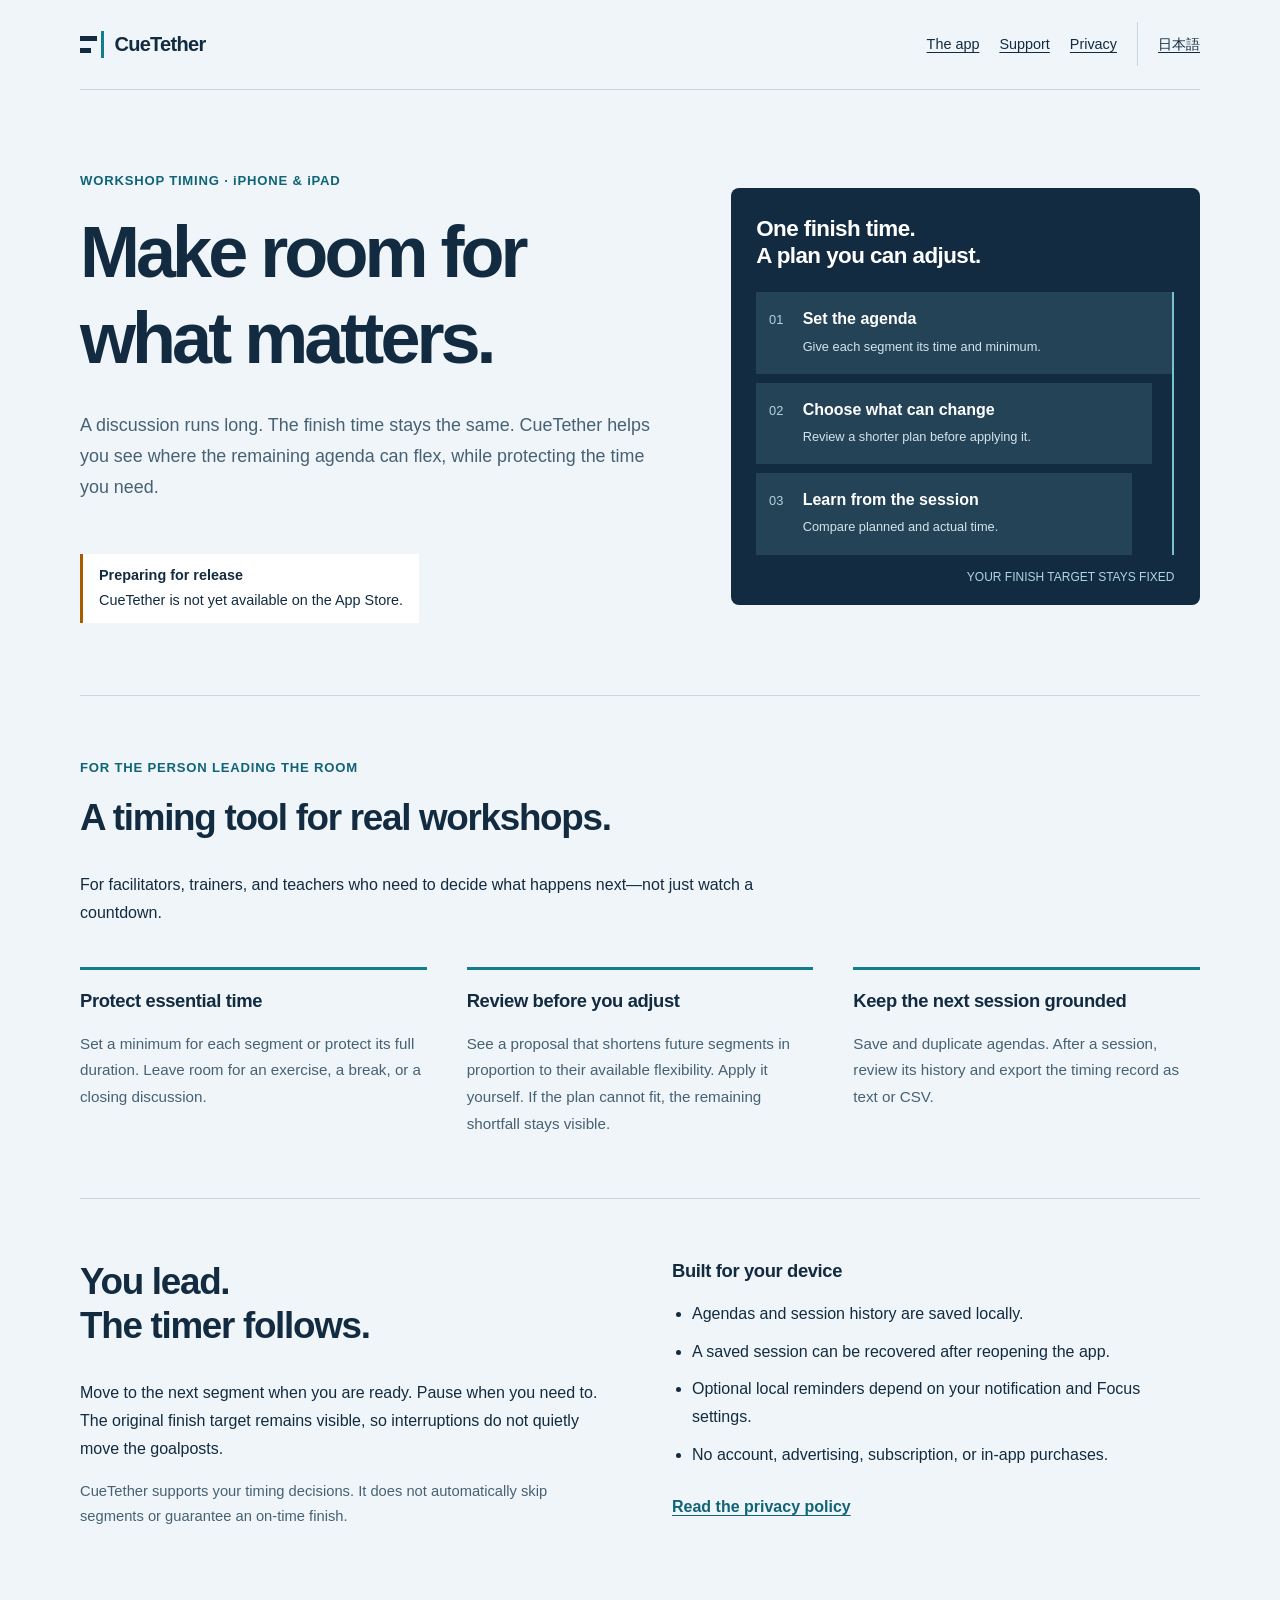
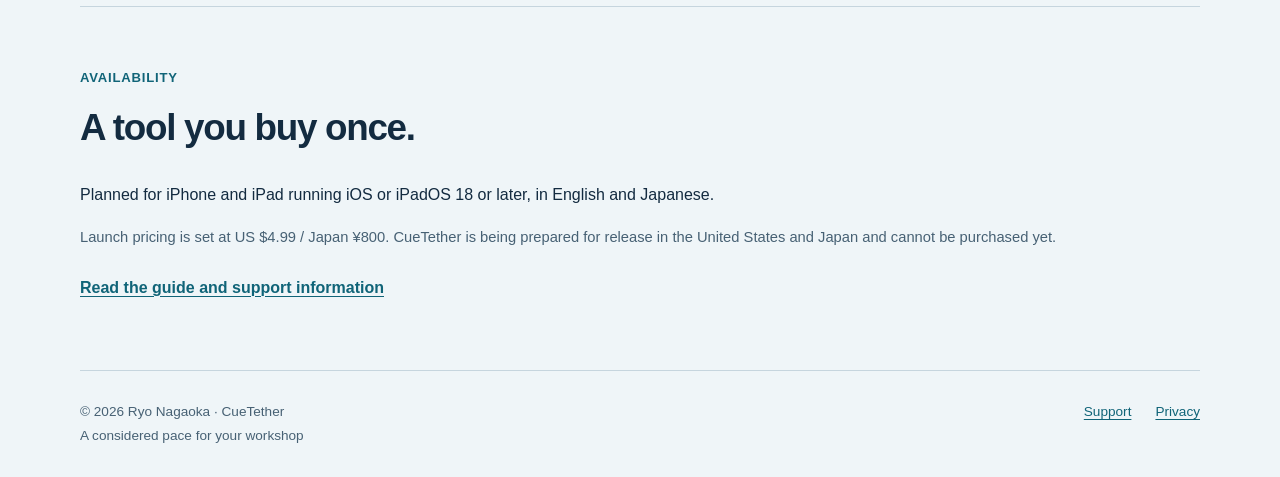
<file: index.html>
<!doctype html>
<html lang="en">
<head>
  <meta charset="utf-8">
  <meta name="viewport" content="width=device-width, initial-scale=1">
  <meta name="description" content="A workshop agenda timer for iPhone and iPad. Protect essential time, see what can fit, and adjust the remaining agenda yourself.">
  <meta name="referrer" content="no-referrer">
  <meta http-equiv="Content-Security-Policy" content="default-src 'none'; style-src 'self'; img-src 'self'; base-uri 'none'; form-action 'none'">
  <link rel="canonical" href="https://lixia-jp.github.io/cuetether-support/">
  <title>CueTether — Workshop timing, with room to adapt</title>
  <link rel="icon" href="favicon.svg" type="image/svg+xml">
  <link rel="stylesheet" href="styles.css">
  <link rel="alternate" hreflang="en" href="https://lixia-jp.github.io/cuetether-support/index.html">
  <link rel="alternate" hreflang="ja" href="https://lixia-jp.github.io/cuetether-support/ja/index.html">
</head>
<body>
<a class="skip-link" href="#main">Skip to content</a>
<header class="wrap site-header">
  <a class="brand" href="index.html"><span class="brand-mark" aria-hidden="true"></span>CueTether</a>
  <nav class="site-nav" aria-label="Main navigation">
    <a href="index.html" aria-current="page">The app</a>
    <a href="support.html">Support</a>
    <a href="privacy.html">Privacy</a>
    <a class="language" href="ja/index.html" lang="ja" hreflang="ja" aria-label="日本語で読む">日本語</a>
  </nav>
</header>
<main class="wrap" id="main">

<section class="hero">
  <div>
    <p class="eyebrow">WORKSHOP TIMING · iPHONE &amp; iPAD</p>
    <h1>Make room for<br>what matters.</h1>
    <p class="lead">A discussion runs long. The finish time stays the same. CueTether helps you see where the remaining agenda can flex, while protecting the time you need.</p>
    <p class="release-note"><strong>Preparing for release</strong>CueTether is not yet available on the App Store.</p>
  </div>
  <aside class="agenda-map" aria-labelledby="map-title">
    <h2 id="map-title">One finish time.<br>A plan you can adjust.</h2>
    <ol>
      <li><strong>Set the agenda</strong><span>Give each segment its time and minimum.</span></li>
      <li><strong>Choose what can change</strong><span>Review a shorter plan before applying it.</span></li>
      <li><strong>Learn from the session</strong><span>Compare planned and actual time.</span></li>
    </ol>
    <p class="finish-line">YOUR FINISH TARGET STAYS FIXED</p>
  </aside>
</section>
<section class="section" aria-labelledby="workshop-title">
  <div class="section-intro"><p class="eyebrow">FOR THE PERSON LEADING THE ROOM</p><h2 id="workshop-title">A timing tool for real workshops.</h2><p>For facilitators, trainers, and teachers who need to decide what happens next—not just watch a countdown.</p></div>
  <div class="feature-grid">
    <article><h3>Protect essential time</h3><p>Set a minimum for each segment or protect its full duration. Leave room for an exercise, a break, or a closing discussion.</p></article>
    <article><h3>Review before you adjust</h3><p>See a proposal that shortens future segments in proportion to their available flexibility. Apply it yourself. If the plan cannot fit, the remaining shortfall stays visible.</p></article>
    <article><h3>Keep the next session grounded</h3><p>Save and duplicate agendas. After a session, review its history and export the timing record as text or CSV.</p></article>
  </div>
</section>
<section class="section detail-row" aria-labelledby="control-title">
  <div><h2 id="control-title">You lead.<br>The timer follows.</h2><p>Move to the next segment when you are ready. Pause when you need to. The original finish target remains visible, so interruptions do not quietly move the goalposts.</p><p class="quiet">CueTether supports your timing decisions. It does not automatically skip segments or guarantee an on-time finish.</p></div>
  <div><h3>Built for your device</h3><ul class="plain-list"><li>Agendas and session history are saved locally.</li><li>A saved session can be recovered after reopening the app.</li><li>Optional local reminders depend on your notification and Focus settings.</li><li>No account, advertising, subscription, or in-app purchases.</li></ul><a class="text-link" href="privacy.html">Read the privacy policy</a></div>
</section>
<section class="section" aria-labelledby="availability-title"><p class="eyebrow">AVAILABILITY</p><h2 id="availability-title">A tool you buy once.</h2><p>Planned for iPhone and iPad running iOS or iPadOS 18 or later, in English and Japanese.</p><p class="quiet">Launch pricing is set at US $4.99 / Japan ¥800. CueTether is being prepared for release in the United States and Japan and cannot be purchased yet.</p><a class="text-link" href="support.html">Read the guide and support information</a></section>
</main>
<footer class="wrap site-footer"><p>© 2026 Ryo Nagaoka · CueTether<br>A considered pace for your workshop</p><nav aria-label="Footer navigation"><a href="support.html">Support</a><a href="privacy.html">Privacy</a></nav></footer>
</body>
</html>
</file>
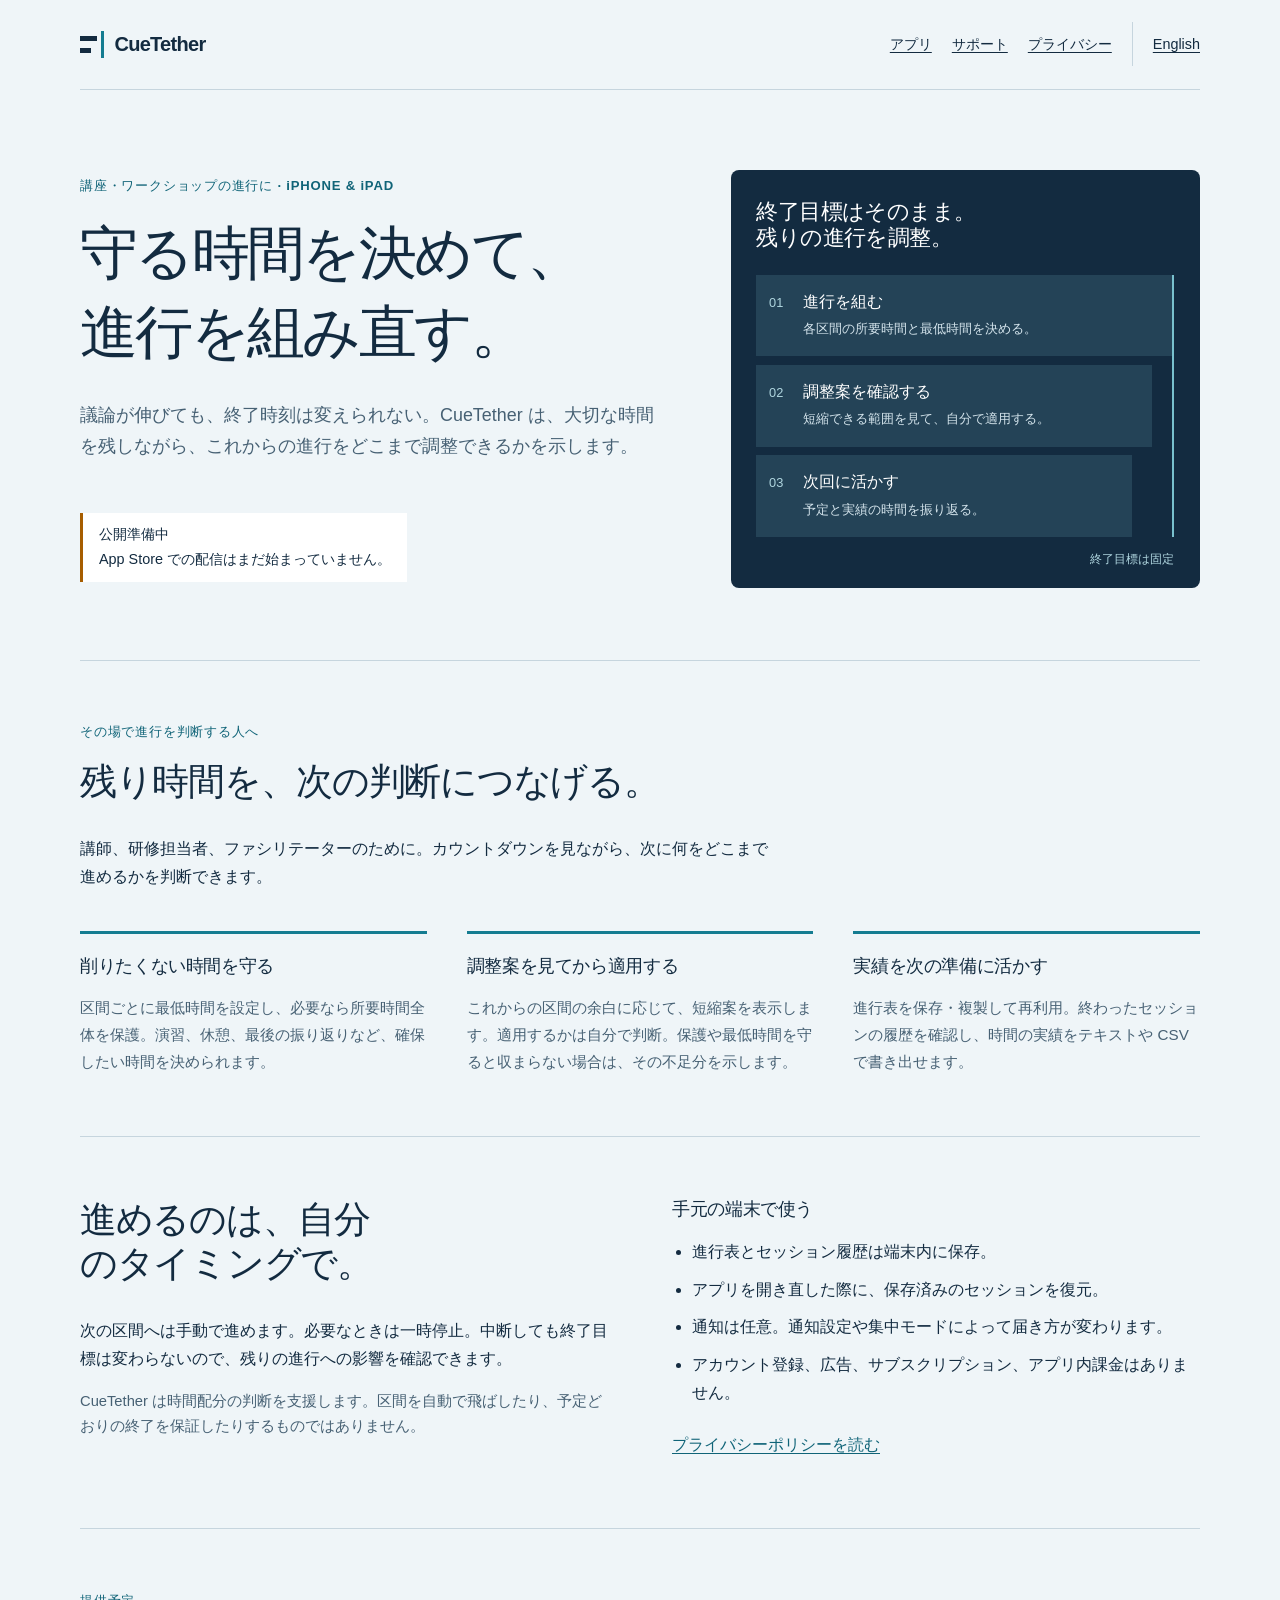
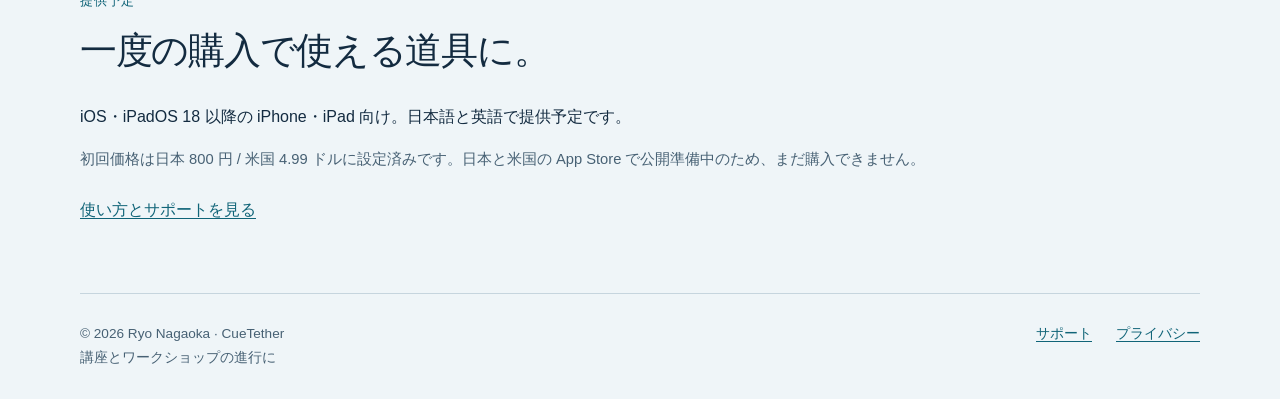
<file: ja/index.html>
<!doctype html>
<html lang="ja">
<head>
  <meta charset="utf-8">
  <meta name="viewport" content="width=device-width, initial-scale=1">
  <meta name="description" content="守る時間を決め、残りの進行を組み直す。iPhone・iPad向けの講座とワークショップのアジェンダタイマー。">
  <meta name="referrer" content="no-referrer">
  <meta http-equiv="Content-Security-Policy" content="default-src 'none'; style-src 'self'; img-src 'self'; base-uri 'none'; form-action 'none'">
  <link rel="canonical" href="https://lixia-jp.github.io/cuetether-support/ja/">
  <title>CueTether — 講座とワークショップの進行タイマー</title>
  <link rel="icon" href="../favicon.svg" type="image/svg+xml">
  <link rel="stylesheet" href="../styles.css">
  <link rel="alternate" hreflang="en" href="https://lixia-jp.github.io/cuetether-support/index.html">
  <link rel="alternate" hreflang="ja" href="https://lixia-jp.github.io/cuetether-support/ja/index.html">
</head>
<body>
<a class="skip-link" href="#main">本文へ移動</a>
<header class="wrap site-header">
  <a class="brand" href="index.html"><span class="brand-mark" aria-hidden="true"></span>CueTether</a>
  <nav class="site-nav" aria-label="メインナビゲーション">
    <a href="index.html" aria-current="page">アプリ</a>
    <a href="support.html">サポート</a>
    <a href="privacy.html">プライバシー</a>
    <a class="language" href="../index.html" lang="en" hreflang="en" aria-label="English">English</a>
  </nav>
</header>
<main class="wrap" id="main">

<section class="hero">
  <div>
    <p class="eyebrow">講座・ワークショップの進行に · iPHONE &amp; iPAD</p>
    <h1>守る時間を決めて、<br>進行を組み直す。</h1>
    <p class="lead">議論が伸びても、終了時刻は変えられない。CueTether は、大切な時間を残しながら、これからの進行をどこまで調整できるかを示します。</p>
    <p class="release-note"><strong>公開準備中</strong>App Store での配信はまだ始まっていません。</p>
  </div>
  <aside class="agenda-map" aria-labelledby="map-title">
    <h2 id="map-title">終了目標はそのまま。<br>残りの進行を調整。</h2>
    <ol>
      <li><strong>進行を組む</strong><span>各区間の所要時間と最低時間を決める。</span></li>
      <li><strong>調整案を確認する</strong><span>短縮できる範囲を見て、自分で適用する。</span></li>
      <li><strong>次回に活かす</strong><span>予定と実績の時間を振り返る。</span></li>
    </ol>
    <p class="finish-line">終了目標は固定</p>
  </aside>
</section>
<section class="section" aria-labelledby="workshop-title">
  <div class="section-intro"><p class="eyebrow">その場で進行を判断する人へ</p><h2 id="workshop-title">残り時間を、次の判断につなげる。</h2><p>講師、研修担当者、ファシリテーターのために。カウントダウンを見ながら、次に何をどこまで進めるかを判断できます。</p></div>
  <div class="feature-grid">
    <article><h3>削りたくない時間を守る</h3><p>区間ごとに最低時間を設定し、必要なら所要時間全体を保護。演習、休憩、最後の振り返りなど、確保したい時間を決められます。</p></article>
    <article><h3>調整案を見てから適用する</h3><p>これからの区間の余白に応じて、短縮案を表示します。適用するかは自分で判断。保護や最低時間を守ると収まらない場合は、その不足分を示します。</p></article>
    <article><h3>実績を次の準備に活かす</h3><p>進行表を保存・複製して再利用。終わったセッションの履歴を確認し、時間の実績をテキストや CSV で書き出せます。</p></article>
  </div>
</section>
<section class="section detail-row" aria-labelledby="control-title">
  <div><h2 id="control-title">進めるのは、自分のタイミングで。</h2><p>次の区間へは手動で進めます。必要なときは一時停止。中断しても終了目標は変わらないので、残りの進行への影響を確認できます。</p><p class="quiet">CueTether は時間配分の判断を支援します。区間を自動で飛ばしたり、予定どおりの終了を保証したりするものではありません。</p></div>
  <div><h3>手元の端末で使う</h3><ul class="plain-list"><li>進行表とセッション履歴は端末内に保存。</li><li>アプリを開き直した際に、保存済みのセッションを復元。</li><li>通知は任意。通知設定や集中モードによって届き方が変わります。</li><li>アカウント登録、広告、サブスクリプション、アプリ内課金はありません。</li></ul><a class="text-link" href="privacy.html">プライバシーポリシーを読む</a></div>
</section>
<section class="section" aria-labelledby="availability-title"><p class="eyebrow">提供予定</p><h2 id="availability-title">一度の購入で使える道具に。</h2><p>iOS・iPadOS 18 以降の iPhone・iPad 向け。日本語と英語で提供予定です。</p><p class="quiet">初回価格は日本 800 円 / 米国 4.99 ドルに設定済みです。日本と米国の App Store で公開準備中のため、まだ購入できません。</p><a class="text-link" href="support.html">使い方とサポートを見る</a></section>
</main>
<footer class="wrap site-footer"><p>© 2026 Ryo Nagaoka · CueTether<br>講座とワークショップの進行に</p><nav aria-label="フッターナビゲーション"><a href="support.html">サポート</a><a href="privacy.html">プライバシー</a></nav></footer>
</body>
</html>
</file>
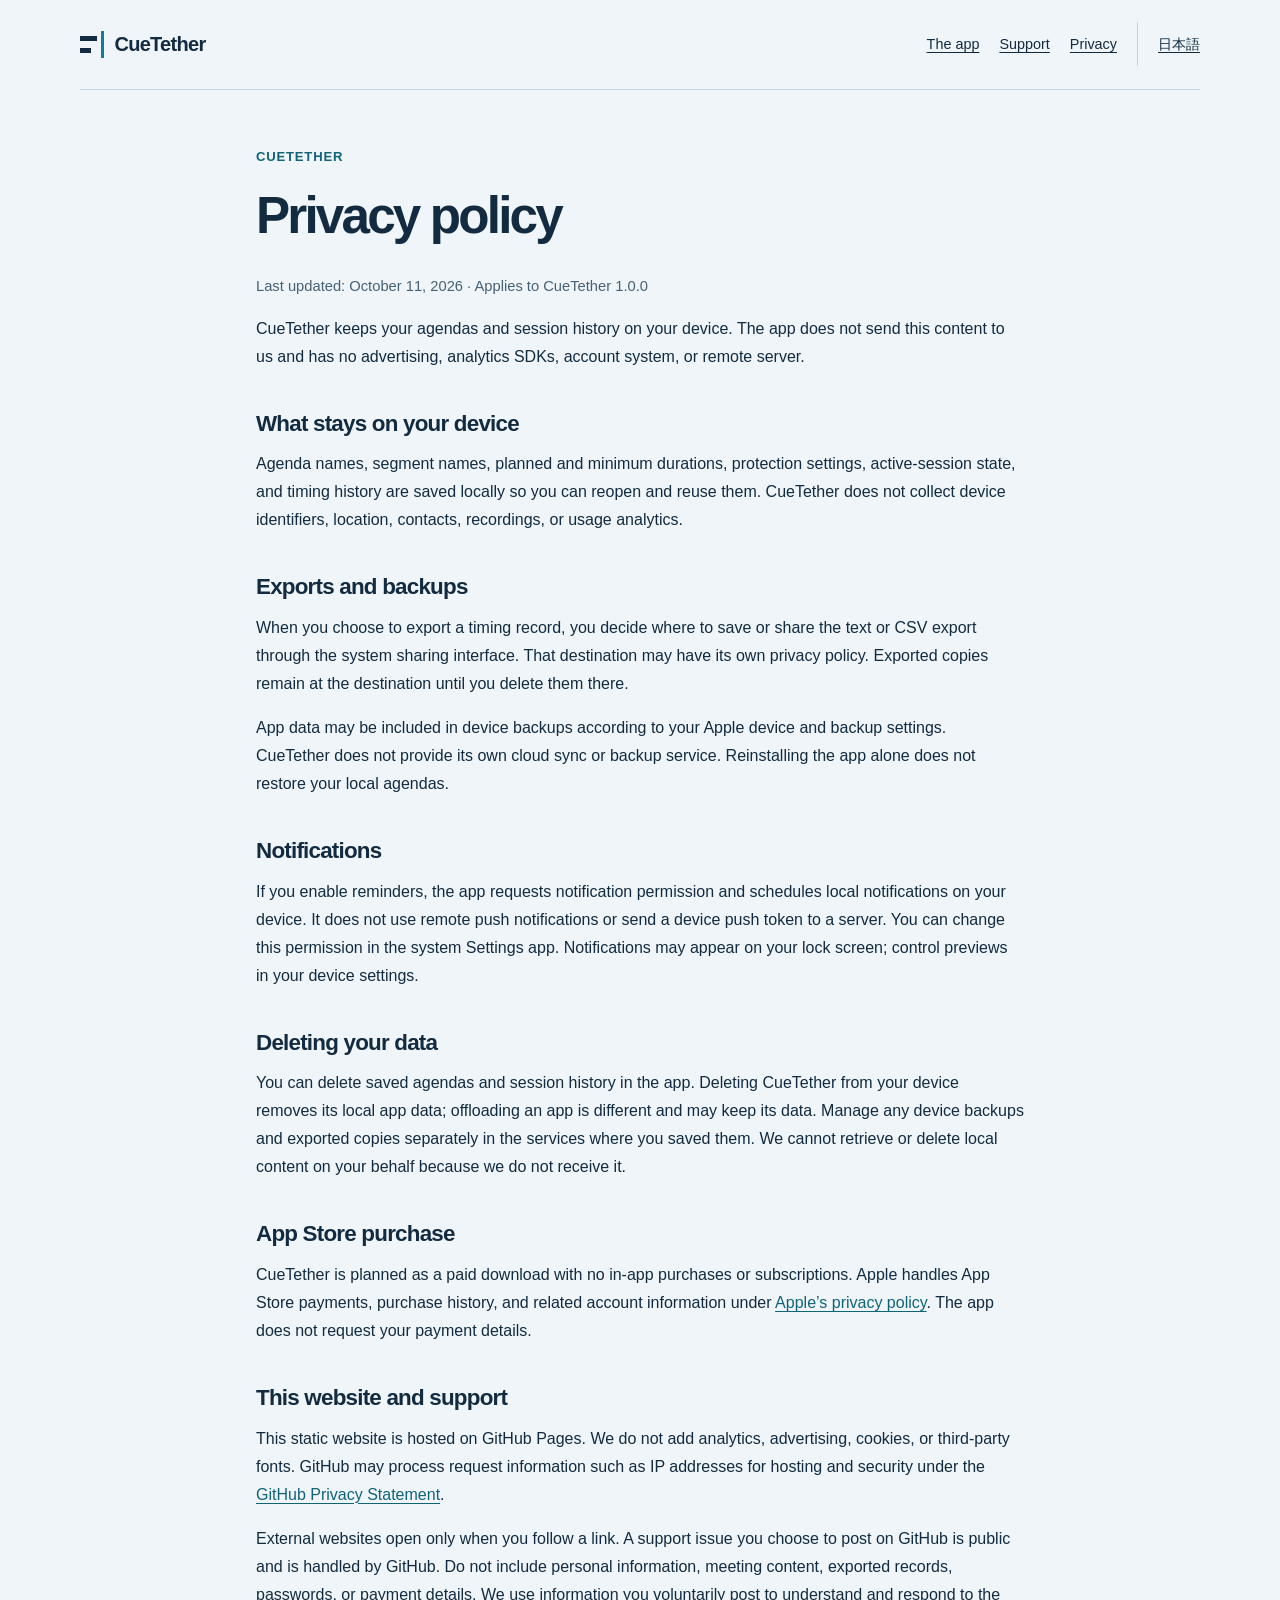
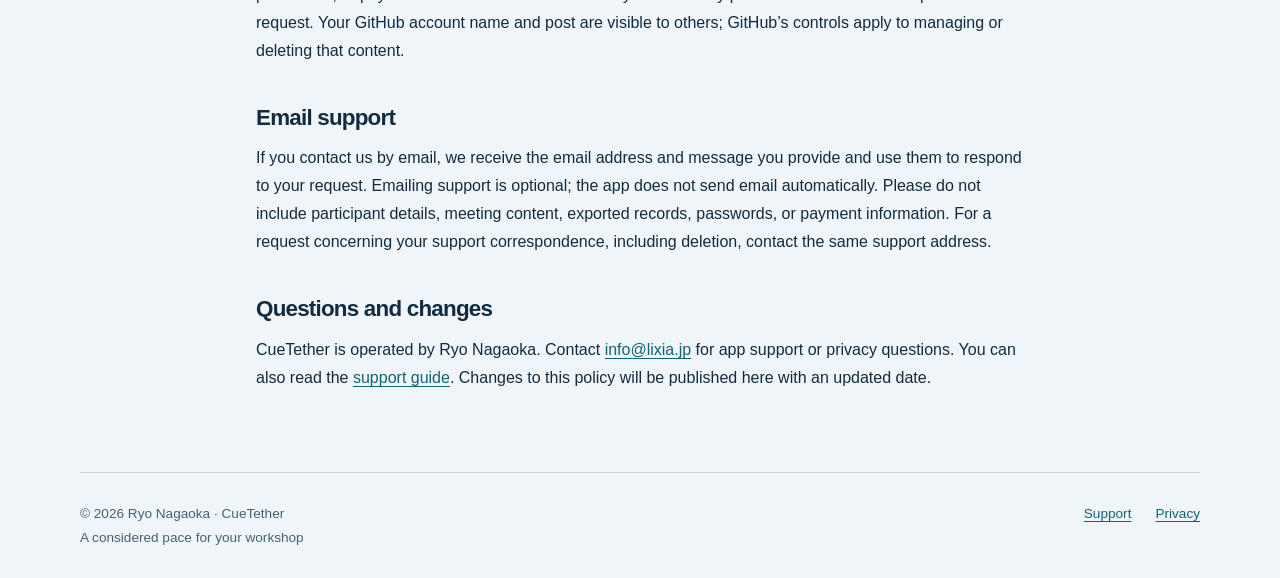
<file: privacy.html>
<!doctype html>
<html lang="en">
<head>
  <meta charset="utf-8">
  <meta name="viewport" content="width=device-width, initial-scale=1">
  <meta name="description" content="How CueTether handles local agendas, session history, exports, notifications, purchases, and support.">
  <meta name="referrer" content="no-referrer">
  <meta http-equiv="Content-Security-Policy" content="default-src 'none'; style-src 'self'; img-src 'self'; base-uri 'none'; form-action 'none'">
  <link rel="canonical" href="https://lixia-jp.github.io/cuetether-support/privacy.html">
  <title>Privacy — CueTether</title>
  <link rel="icon" href="favicon.svg" type="image/svg+xml">
  <link rel="stylesheet" href="styles.css">
  <link rel="alternate" hreflang="en" href="https://lixia-jp.github.io/cuetether-support/privacy.html">
  <link rel="alternate" hreflang="ja" href="https://lixia-jp.github.io/cuetether-support/ja/privacy.html">
</head>
<body>
<a class="skip-link" href="#main">Skip to content</a>
<header class="wrap site-header">
  <a class="brand" href="index.html"><span class="brand-mark" aria-hidden="true"></span>CueTether</a>
  <nav class="site-nav" aria-label="Main navigation">
    <a href="index.html">The app</a>
    <a href="support.html">Support</a>
    <a href="privacy.html" aria-current="page">Privacy</a>
    <a class="language" href="ja/privacy.html" lang="ja" hreflang="ja" aria-label="日本語で読む">日本語</a>
  </nav>
</header>
<main class="wrap document" id="main">

<p class="eyebrow">CUETETHER</p><h1>Privacy policy</h1><p class="quiet">Last updated: October 11, 2026 · Applies to CueTether 1.0.0</p>
<p>CueTether keeps your agendas and session history on your device. The app does not send this content to us and has no advertising, analytics SDKs, account system, or remote server.</p>
<h2>What stays on your device</h2><p>Agenda names, segment names, planned and minimum durations, protection settings, active-session state, and timing history are saved locally so you can reopen and reuse them. CueTether does not collect device identifiers, location, contacts, recordings, or usage analytics.</p>
<h2>Exports and backups</h2><p>When you choose to export a timing record, you decide where to save or share the text or CSV export through the system sharing interface. That destination may have its own privacy policy. Exported copies remain at the destination until you delete them there.</p><p>App data may be included in device backups according to your Apple device and backup settings. CueTether does not provide its own cloud sync or backup service. Reinstalling the app alone does not restore your local agendas.</p>
<h2>Notifications</h2><p>If you enable reminders, the app requests notification permission and schedules local notifications on your device. It does not use remote push notifications or send a device push token to a server. You can change this permission in the system Settings app. Notifications may appear on your lock screen; control previews in your device settings.</p>
<h2>Deleting your data</h2><p>You can delete saved agendas and session history in the app. Deleting CueTether from your device removes its local app data; offloading an app is different and may keep its data. Manage any device backups and exported copies separately in the services where you saved them. We cannot retrieve or delete local content on your behalf because we do not receive it.</p>
<h2>App Store purchase</h2><p>CueTether is planned as a paid download with no in-app purchases or subscriptions. Apple handles App Store payments, purchase history, and related account information under <a href="https://www.apple.com/legal/privacy/" rel="noopener noreferrer">Apple’s privacy policy</a>. The app does not request your payment details.</p>
<h2>This website and support</h2><p>This static website is hosted on GitHub Pages. We do not add analytics, advertising, cookies, or third-party fonts. GitHub may process request information such as IP addresses for hosting and security under the <a href="https://docs.github.com/en/site-policy/privacy-policies/github-general-privacy-statement" rel="noopener noreferrer">GitHub Privacy Statement</a>.</p><p>External websites open only when you follow a link. A support issue you choose to post on GitHub is public and is handled by GitHub. Do not include personal information, meeting content, exported records, passwords, or payment details. We use information you voluntarily post to understand and respond to the request. Your GitHub account name and post are visible to others; GitHub’s controls apply to managing or deleting that content.</p>
<h2>Email support</h2><p>If you contact us by email, we receive the email address and message you provide and use them to respond to your request. Emailing support is optional; the app does not send email automatically. Please do not include participant details, meeting content, exported records, passwords, or payment information. For a request concerning your support correspondence, including deletion, contact the same support address.</p><h2>Questions and changes</h2><p>CueTether is operated by Ryo Nagaoka. Contact <a href="mailto:info@lixia.jp">info@lixia.jp</a> for app support or privacy questions. You can also read the <a href="support.html">support guide</a>. Changes to this policy will be published here with an updated date.</p>
</main>
<footer class="wrap site-footer"><p>© 2026 Ryo Nagaoka · CueTether<br>A considered pace for your workshop</p><nav aria-label="Footer navigation"><a href="support.html">Support</a><a href="privacy.html">Privacy</a></nav></footer>
</body>
</html>
</file>
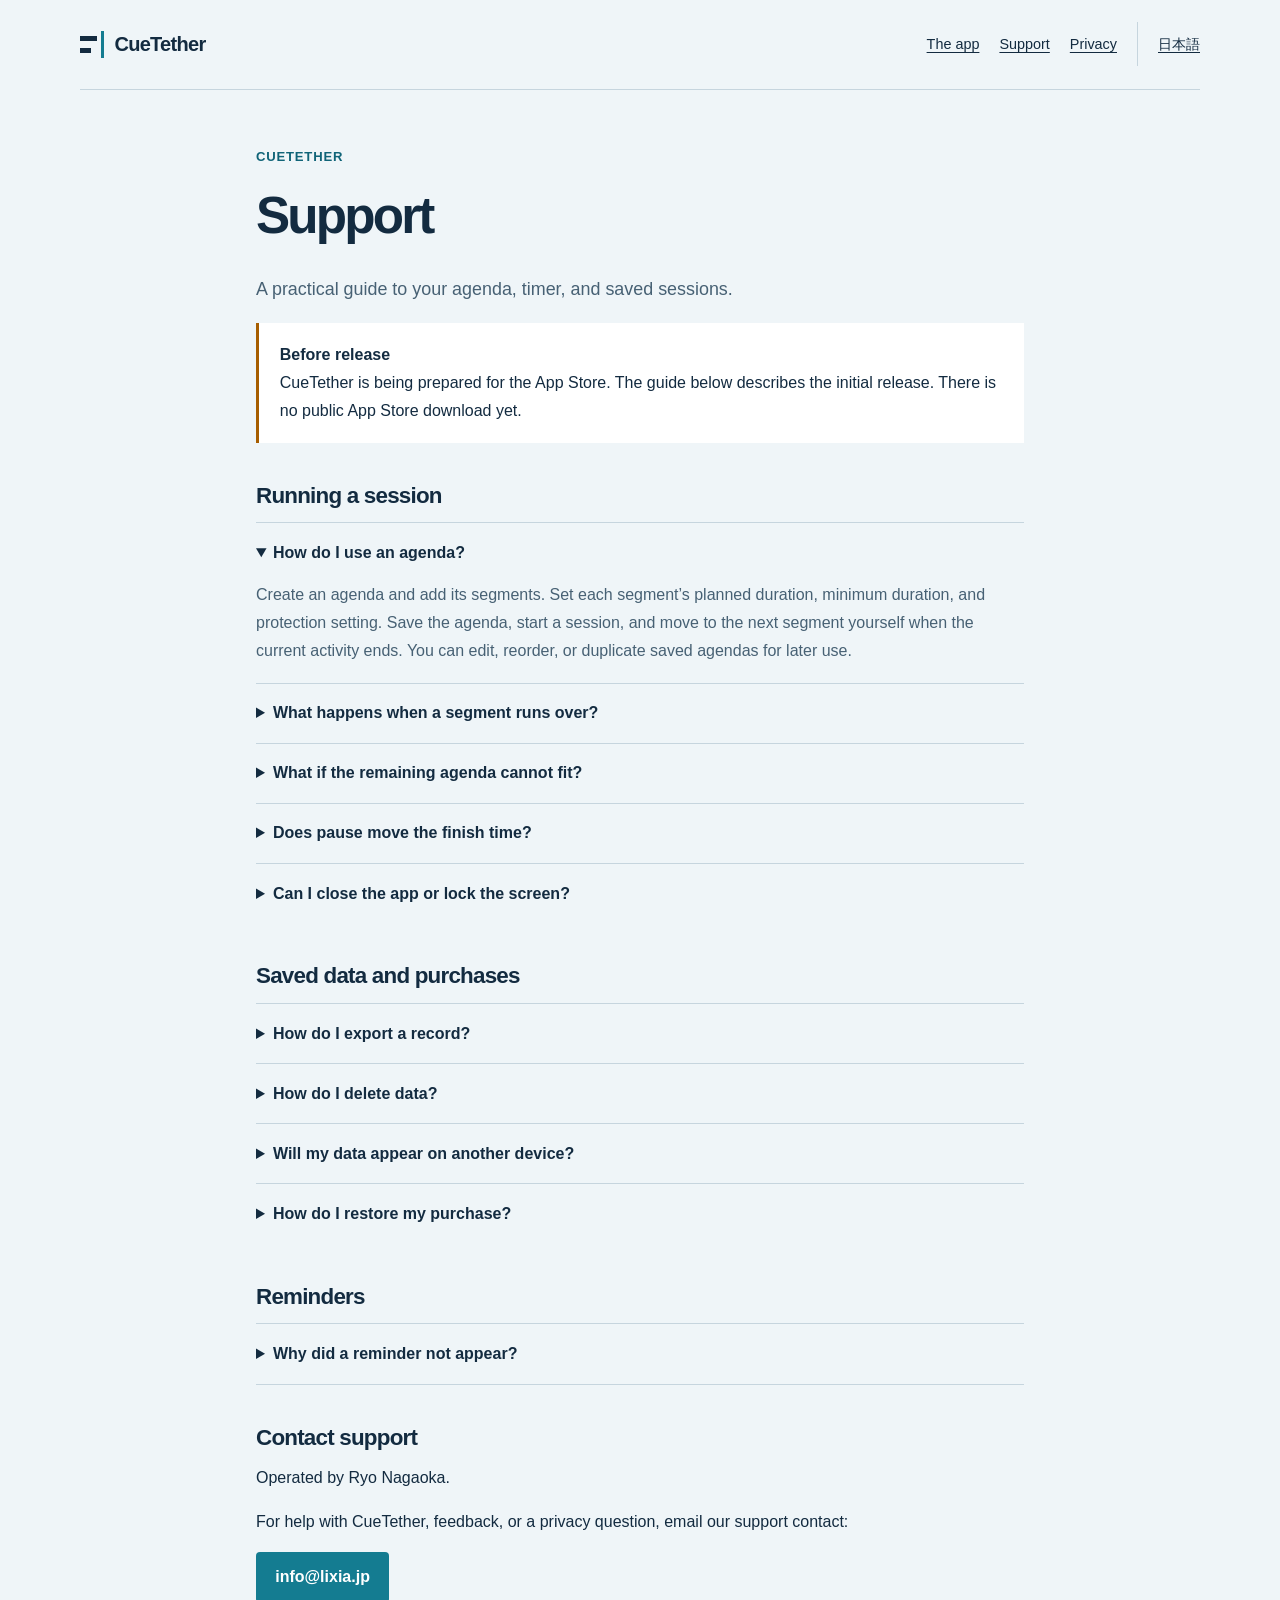
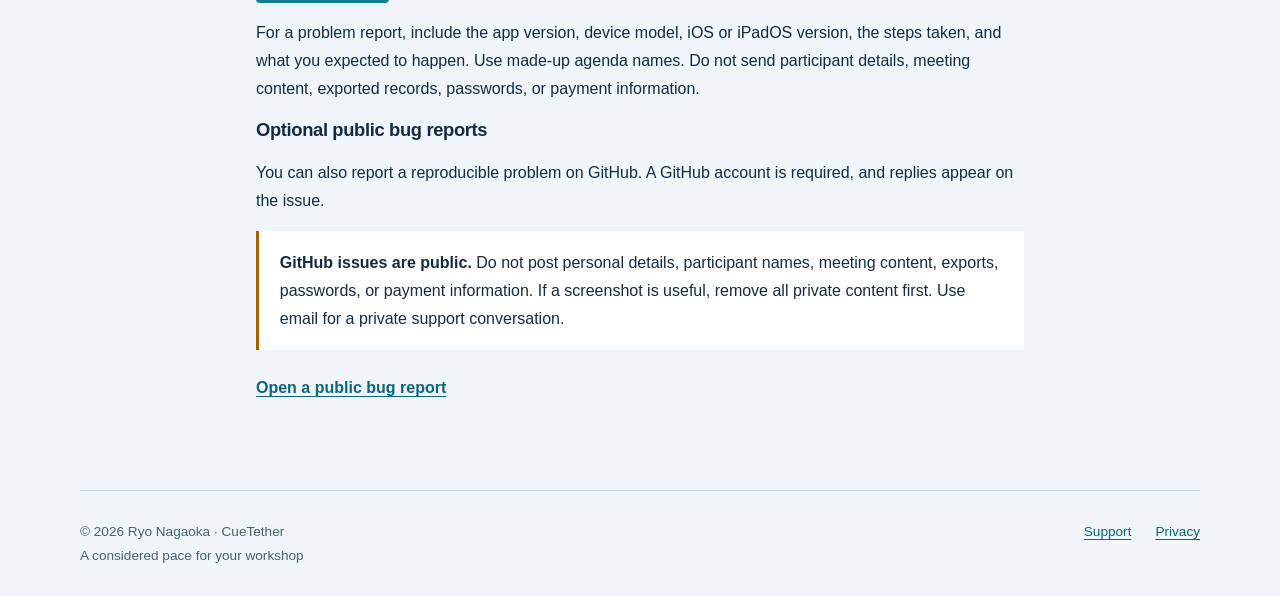
<file: support.html>
<!doctype html>
<html lang="en">
<head>
  <meta charset="utf-8">
  <meta name="viewport" content="width=device-width, initial-scale=1">
  <meta name="description" content="CueTether help: running a workshop timer, adjusting an agenda, recovery, exports, deletion, notifications, and contacting support.">
  <meta name="referrer" content="no-referrer">
  <meta http-equiv="Content-Security-Policy" content="default-src 'none'; style-src 'self'; img-src 'self'; base-uri 'none'; form-action 'none'">
  <link rel="canonical" href="https://lixia-jp.github.io/cuetether-support/support.html">
  <title>Support — CueTether</title>
  <link rel="icon" href="favicon.svg" type="image/svg+xml">
  <link rel="stylesheet" href="styles.css">
  <link rel="alternate" hreflang="en" href="https://lixia-jp.github.io/cuetether-support/support.html">
  <link rel="alternate" hreflang="ja" href="https://lixia-jp.github.io/cuetether-support/ja/support.html">
</head>
<body>
<a class="skip-link" href="#main">Skip to content</a>
<header class="wrap site-header">
  <a class="brand" href="index.html"><span class="brand-mark" aria-hidden="true"></span>CueTether</a>
  <nav class="site-nav" aria-label="Main navigation">
    <a href="index.html">The app</a>
    <a href="support.html" aria-current="page">Support</a>
    <a href="privacy.html">Privacy</a>
    <a class="language" href="ja/support.html" lang="ja" hreflang="ja" aria-label="日本語で読む">日本語</a>
  </nav>
</header>
<main class="wrap document" id="main">

<p class="eyebrow">CUETETHER</p><h1>Support</h1><p class="lead">A practical guide to your agenda, timer, and saved sessions.</p>
<div class="notice"><p><strong>Before release</strong><br>CueTether is being prepared for the App Store. The guide below describes the initial release. There is no public App Store download yet.</p></div>
<h2>Running a session</h2>
<details open><summary>How do I use an agenda?</summary><p>Create an agenda and add its segments. Set each segment’s planned duration, minimum duration, and protection setting. Save the agenda, start a session, and move to the next segment yourself when the current activity ends. You can edit, reorder, or duplicate saved agendas for later use.</p></details>
<details><summary>What happens when a segment runs over?</summary><p>The current segment continues until you choose to advance. CueTether shows how the remaining plan compares with the session’s fixed finish target. A rebalancing proposal shortens only future segments, in proportion to the time they can give up. Protected segments and minimum durations are respected. Nothing changes until you apply the proposal.</p></details>
<details><summary>What if the remaining agenda cannot fit?</summary><p>CueTether shows the time that still cannot fit after all permitted reductions. It does not silently shorten protected segments, go below a minimum, or promise the original finish time can be met. Decide how to handle the remaining activities with your participants.</p></details>
<details><summary>Does pause move the finish time?</summary><p>No. Pause stops the active segment’s elapsed timer; the original finish target stays fixed. A pause uses some of the time available before that target, so the remaining plan may need adjusting when you resume.</p></details>
<details><summary>Can I close the app or lock the screen?</summary><p>The session state is saved locally. Reopening the app recovers the saved session and calculates elapsed time from its recorded timing state. A running session continues to accrue time; a paused session stays paused. Keep the device’s date and time correct. Notification delivery is controlled by the operating system and is not an exact alarm guarantee.</p></details>
<h2>Saved data and purchases</h2>
<details><summary>How do I export a record?</summary><p>Open a completed session in history and choose its text or CSV export. Use the system sharing interface to select a destination. Exported files can contain agenda and segment names: check them before sharing. An export is a timing report, not an importable backup of the app.</p></details>
<details><summary>How do I delete data?</summary><p>Delete unwanted saved agendas and session history in the app. To remove all local app data, delete the app from the device. Offloading the app may preserve its data. Copies you exported and data in device backups must be managed separately at those destinations.</p></details>
<details><summary>Will my data appear on another device?</summary><p>CueTether stores data locally and does not sync between devices. Recovery after reopening the same installation is different from restoring a device backup. Apple’s backup and restore settings determine whether local app data is included in a device restoration.</p></details>
<details><summary>How do I restore my purchase?</summary><p>CueTether is planned as a paid app, without in-app purchases or subscriptions. Use the Apple Account that bought the app to redownload it from the App Store, subject to Apple’s availability and account rules. There is no separate in-app purchase to restore. Redownloading the app does not by itself restore your locally saved agendas. For billing or refund requests, use <a href="https://reportaproblem.apple.com/" rel="noopener noreferrer">Apple’s purchase support</a>.</p></details>
<h2>Reminders</h2>
<details><summary>Why did a reminder not appear?</summary><p>Reminders are optional local notifications. Check the app’s reminder setting and the notification permission in Settings. Focus, notification summaries, silent mode, and other device settings can affect whether or how a reminder appears. The timer remains usable if you decline notification permission. CueTether cannot override system restrictions.</p></details>
<h2>Contact support</h2><p>Operated by Ryo Nagaoka.</p><p>For help with CueTether, feedback, or a privacy question, email our support contact:</p><p><a class="support-link" href="mailto:info@lixia.jp">info@lixia.jp</a></p><p>For a problem report, include the app version, device model, iOS or iPadOS version, the steps taken, and what you expected to happen. Use made-up agenda names. Do not send participant details, meeting content, exported records, passwords, or payment information.</p><h3>Optional public bug reports</h3><p>You can also report a reproducible problem on GitHub. A GitHub account is required, and replies appear on the issue.</p><p class="notice"><strong>GitHub issues are public.</strong> Do not post personal details, participant names, meeting content, exports, passwords, or payment information. If a screenshot is useful, remove all private content first. Use email for a private support conversation.</p><p><a class="text-link" href="https://github.com/lixia-jp/cuetether-support/issues/new?template=bug_report.md" rel="noopener noreferrer">Open a public bug report</a></p>
</main>
<footer class="wrap site-footer"><p>© 2026 Ryo Nagaoka · CueTether<br>A considered pace for your workshop</p><nav aria-label="Footer navigation"><a href="support.html">Support</a><a href="privacy.html">Privacy</a></nav></footer>
</body>
</html>
</file>
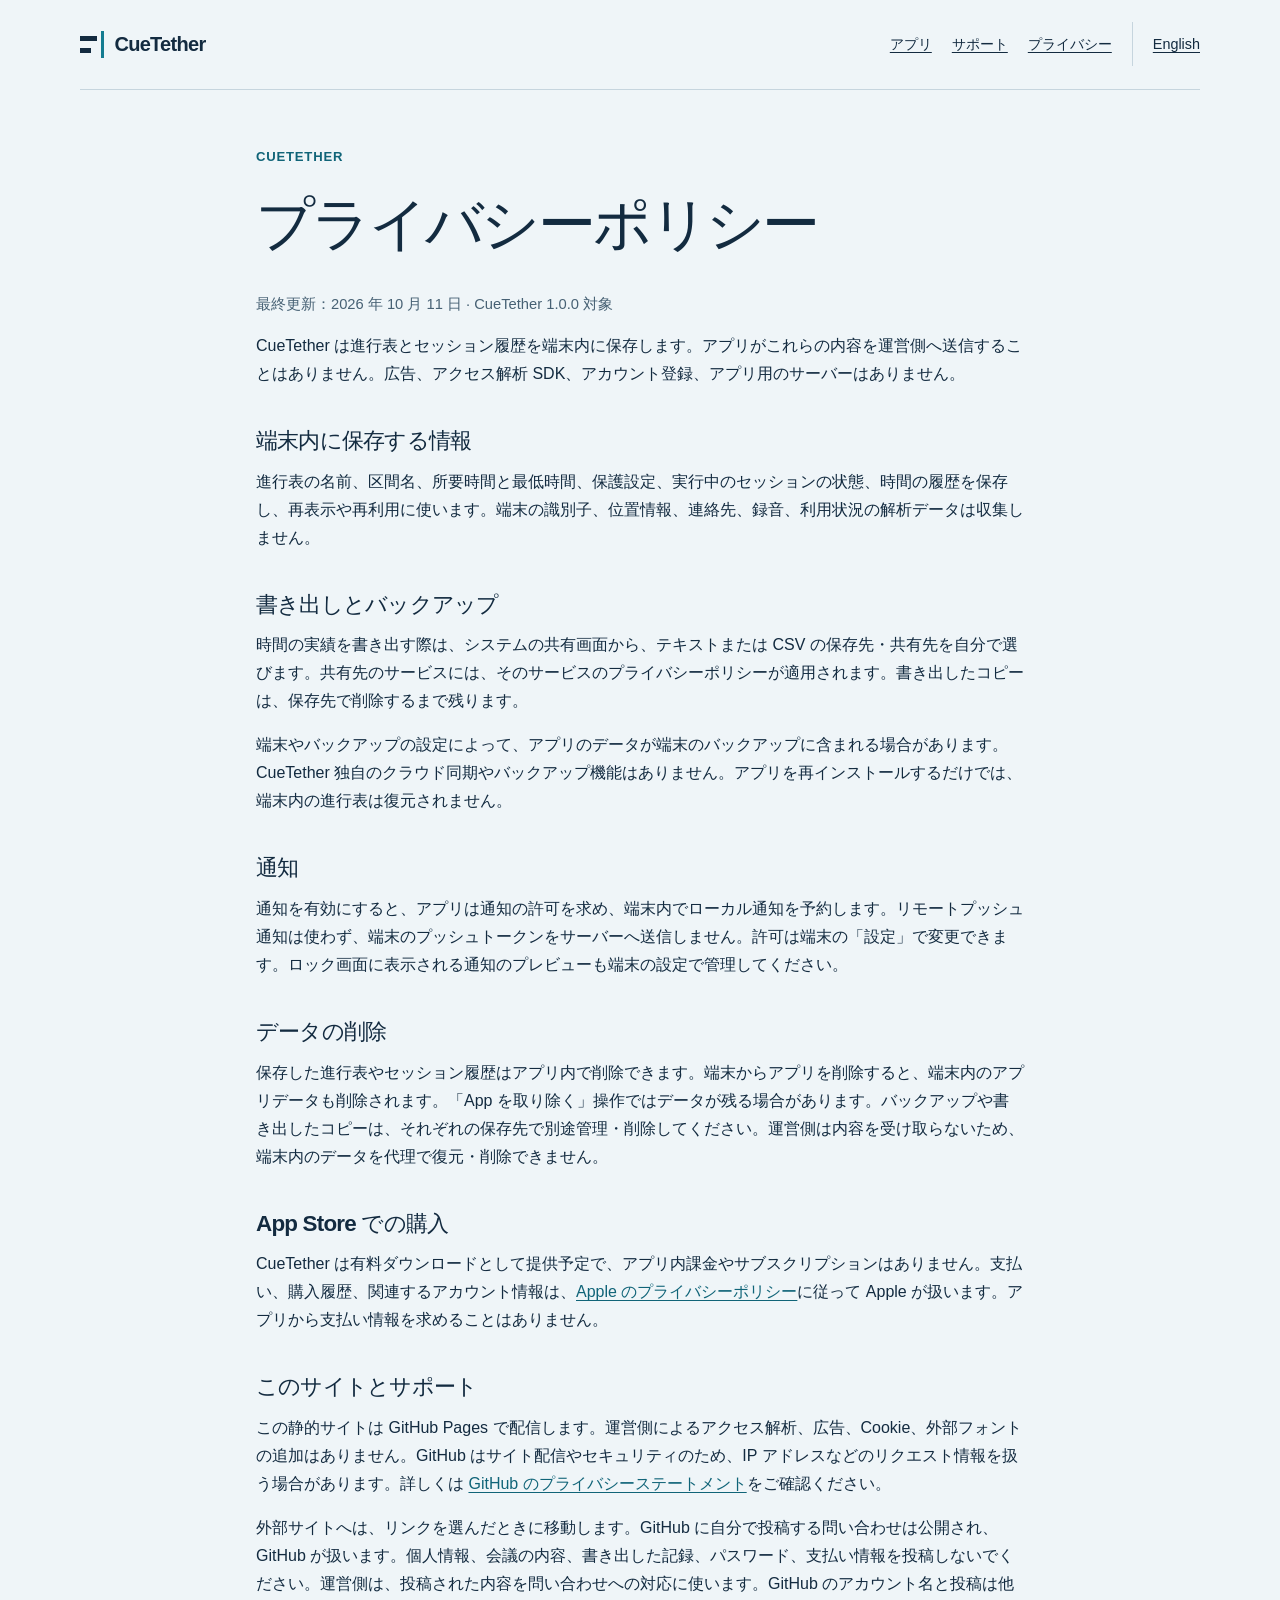
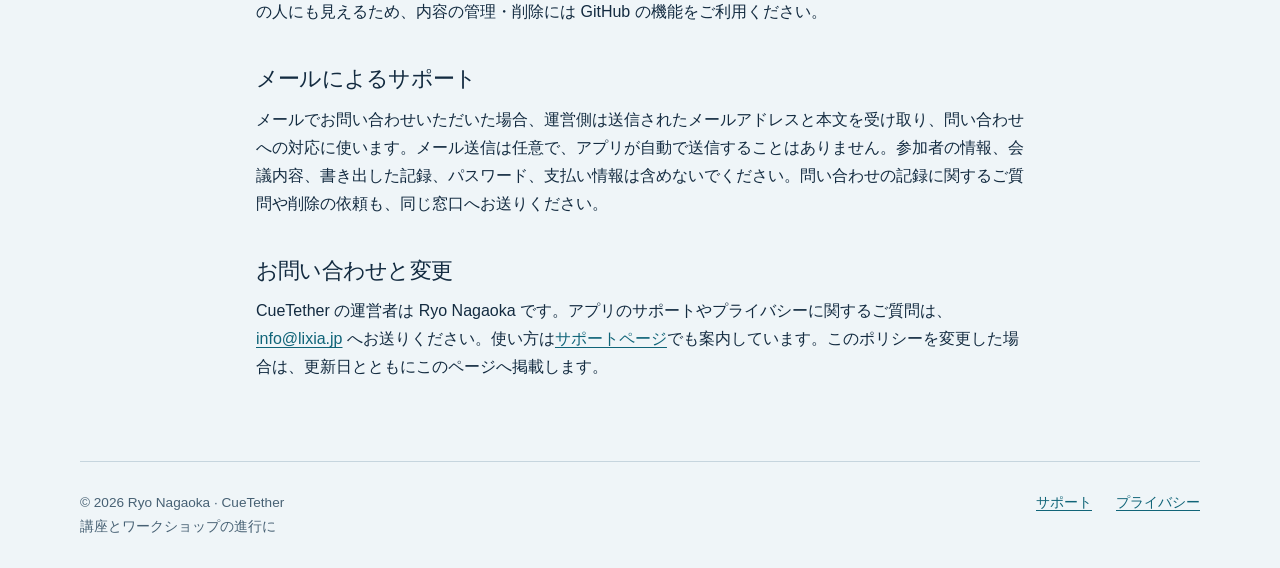
<file: ja/privacy.html>
<!doctype html>
<html lang="ja">
<head>
  <meta charset="utf-8">
  <meta name="viewport" content="width=device-width, initial-scale=1">
  <meta name="description" content="CueTether の進行表、履歴、書き出し、通知、購入、サポートに関するデータの扱い。">
  <meta name="referrer" content="no-referrer">
  <meta http-equiv="Content-Security-Policy" content="default-src 'none'; style-src 'self'; img-src 'self'; base-uri 'none'; form-action 'none'">
  <link rel="canonical" href="https://lixia-jp.github.io/cuetether-support/ja/privacy.html">
  <title>プライバシー — CueTether</title>
  <link rel="icon" href="../favicon.svg" type="image/svg+xml">
  <link rel="stylesheet" href="../styles.css">
  <link rel="alternate" hreflang="en" href="https://lixia-jp.github.io/cuetether-support/privacy.html">
  <link rel="alternate" hreflang="ja" href="https://lixia-jp.github.io/cuetether-support/ja/privacy.html">
</head>
<body>
<a class="skip-link" href="#main">本文へ移動</a>
<header class="wrap site-header">
  <a class="brand" href="index.html"><span class="brand-mark" aria-hidden="true"></span>CueTether</a>
  <nav class="site-nav" aria-label="メインナビゲーション">
    <a href="index.html">アプリ</a>
    <a href="support.html">サポート</a>
    <a href="privacy.html" aria-current="page">プライバシー</a>
    <a class="language" href="../privacy.html" lang="en" hreflang="en" aria-label="English">English</a>
  </nav>
</header>
<main class="wrap document" id="main">

<p class="eyebrow">CUETETHER</p><h1>プライバシーポリシー</h1><p class="quiet">最終更新：2026 年 10 月 11 日 · CueTether 1.0.0 対象</p>
<p>CueTether は進行表とセッション履歴を端末内に保存します。アプリがこれらの内容を運営側へ送信することはありません。広告、アクセス解析 SDK、アカウント登録、アプリ用のサーバーはありません。</p>
<h2>端末内に保存する情報</h2><p>進行表の名前、区間名、所要時間と最低時間、保護設定、実行中のセッションの状態、時間の履歴を保存し、再表示や再利用に使います。端末の識別子、位置情報、連絡先、録音、利用状況の解析データは収集しません。</p>
<h2>書き出しとバックアップ</h2><p>時間の実績を書き出す際は、システムの共有画面から、テキストまたは CSV の保存先・共有先を自分で選びます。共有先のサービスには、そのサービスのプライバシーポリシーが適用されます。書き出したコピーは、保存先で削除するまで残ります。</p><p>端末やバックアップの設定によって、アプリのデータが端末のバックアップに含まれる場合があります。CueTether 独自のクラウド同期やバックアップ機能はありません。アプリを再インストールするだけでは、端末内の進行表は復元されません。</p>
<h2>通知</h2><p>通知を有効にすると、アプリは通知の許可を求め、端末内でローカル通知を予約します。リモートプッシュ通知は使わず、端末のプッシュトークンをサーバーへ送信しません。許可は端末の「設定」で変更できます。ロック画面に表示される通知のプレビューも端末の設定で管理してください。</p>
<h2>データの削除</h2><p>保存した進行表やセッション履歴はアプリ内で削除できます。端末からアプリを削除すると、端末内のアプリデータも削除されます。「App を取り除く」操作ではデータが残る場合があります。バックアップや書き出したコピーは、それぞれの保存先で別途管理・削除してください。運営側は内容を受け取らないため、端末内のデータを代理で復元・削除できません。</p>
<h2>App Store での購入</h2><p>CueTether は有料ダウンロードとして提供予定で、アプリ内課金やサブスクリプションはありません。支払い、購入履歴、関連するアカウント情報は、<a href="https://www.apple.com/jp/legal/privacy/" rel="noopener noreferrer">Apple のプライバシーポリシー</a>に従って Apple が扱います。アプリから支払い情報を求めることはありません。</p>
<h2>このサイトとサポート</h2><p>この静的サイトは GitHub Pages で配信します。運営側によるアクセス解析、広告、Cookie、外部フォントの追加はありません。GitHub はサイト配信やセキュリティのため、IP アドレスなどのリクエスト情報を扱う場合があります。詳しくは <a href="https://docs.github.com/en/site-policy/privacy-policies/github-general-privacy-statement" rel="noopener noreferrer">GitHub のプライバシーステートメント</a>をご確認ください。</p><p>外部サイトへは、リンクを選んだときに移動します。GitHub に自分で投稿する問い合わせは公開され、GitHub が扱います。個人情報、会議の内容、書き出した記録、パスワード、支払い情報を投稿しないでください。運営側は、投稿された内容を問い合わせへの対応に使います。GitHub のアカウント名と投稿は他の人にも見えるため、内容の管理・削除には GitHub の機能をご利用ください。</p>
<h2>メールによるサポート</h2><p>メールでお問い合わせいただいた場合、運営側は送信されたメールアドレスと本文を受け取り、問い合わせへの対応に使います。メール送信は任意で、アプリが自動で送信することはありません。参加者の情報、会議内容、書き出した記録、パスワード、支払い情報は含めないでください。問い合わせの記録に関するご質問や削除の依頼も、同じ窓口へお送りください。</p><h2>お問い合わせと変更</h2><p>CueTether の運営者は Ryo Nagaoka です。アプリのサポートやプライバシーに関するご質問は、<a href="mailto:info@lixia.jp">info@lixia.jp</a> へお送りください。使い方は<a href="support.html">サポートページ</a>でも案内しています。このポリシーを変更した場合は、更新日とともにこのページへ掲載します。</p>
</main>
<footer class="wrap site-footer"><p>© 2026 Ryo Nagaoka · CueTether<br>講座とワークショップの進行に</p><nav aria-label="フッターナビゲーション"><a href="support.html">サポート</a><a href="privacy.html">プライバシー</a></nav></footer>
</body>
</html>
</file>
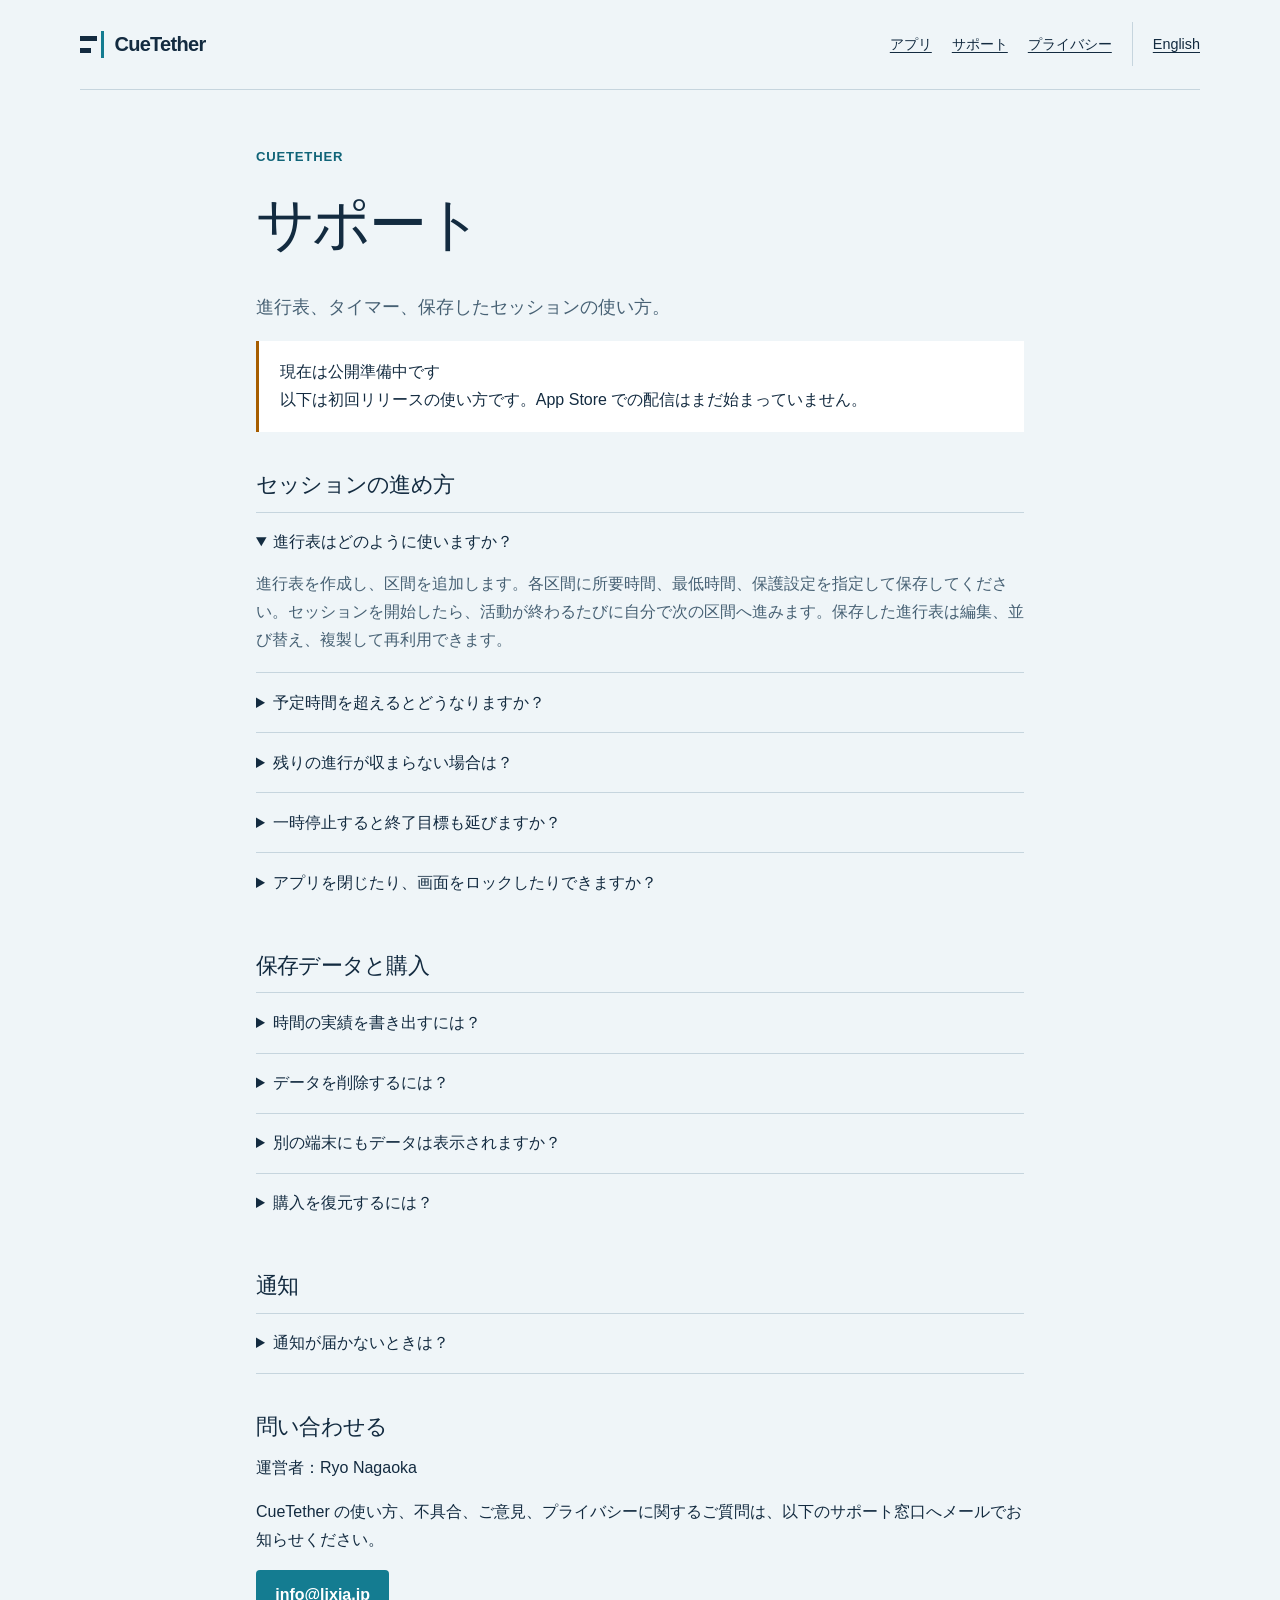
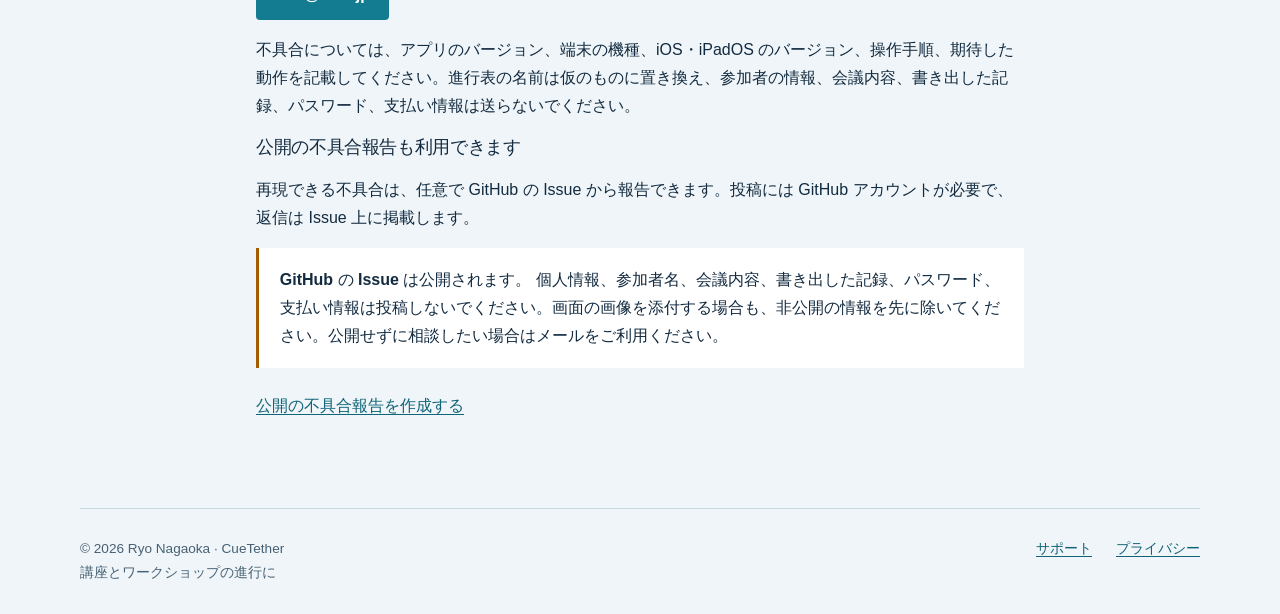
<file: ja/support.html>
<!doctype html>
<html lang="ja">
<head>
  <meta charset="utf-8">
  <meta name="viewport" content="width=device-width, initial-scale=1">
  <meta name="description" content="CueTether の進行、時間配分の調整、復元、書き出し、削除、通知、問い合わせ方法。">
  <meta name="referrer" content="no-referrer">
  <meta http-equiv="Content-Security-Policy" content="default-src 'none'; style-src 'self'; img-src 'self'; base-uri 'none'; form-action 'none'">
  <link rel="canonical" href="https://lixia-jp.github.io/cuetether-support/ja/support.html">
  <title>サポート — CueTether</title>
  <link rel="icon" href="../favicon.svg" type="image/svg+xml">
  <link rel="stylesheet" href="../styles.css">
  <link rel="alternate" hreflang="en" href="https://lixia-jp.github.io/cuetether-support/support.html">
  <link rel="alternate" hreflang="ja" href="https://lixia-jp.github.io/cuetether-support/ja/support.html">
</head>
<body>
<a class="skip-link" href="#main">本文へ移動</a>
<header class="wrap site-header">
  <a class="brand" href="index.html"><span class="brand-mark" aria-hidden="true"></span>CueTether</a>
  <nav class="site-nav" aria-label="メインナビゲーション">
    <a href="index.html">アプリ</a>
    <a href="support.html" aria-current="page">サポート</a>
    <a href="privacy.html">プライバシー</a>
    <a class="language" href="../support.html" lang="en" hreflang="en" aria-label="English">English</a>
  </nav>
</header>
<main class="wrap document" id="main">

<p class="eyebrow">CUETETHER</p><h1>サポート</h1><p class="lead">進行表、タイマー、保存したセッションの使い方。</p>
<div class="notice"><p><strong>現在は公開準備中です</strong><br>以下は初回リリースの使い方です。App Store での配信はまだ始まっていません。</p></div>
<h2>セッションの進め方</h2>
<details open><summary>進行表はどのように使いますか？</summary><p>進行表を作成し、区間を追加します。各区間に所要時間、最低時間、保護設定を指定して保存してください。セッションを開始したら、活動が終わるたびに自分で次の区間へ進みます。保存した進行表は編集、並び替え、複製して再利用できます。</p></details>
<details><summary>予定時間を超えるとどうなりますか？</summary><p>自分で次へ進むまで、現在の区間は続きます。CueTether は、固定された終了目標に対して残りの進行が収まるかを示します。時間の調整案では、これからの区間の余白に比例して短縮します。保護した区間と最低時間を守り、自分で適用するまで時間配分は変わりません。</p></details>
<details><summary>残りの進行が収まらない場合は？</summary><p>許可された範囲をすべて短縮しても収まらない時間を表示します。保護した区間や最低時間を勝手に削ることはなく、予定時刻に終わる保証もしません。残りの活動をどう扱うかは、参加者の状況を踏まえて判断してください。</p></details>
<details><summary>一時停止すると終了目標も延びますか？</summary><p>延びません。一時停止すると現在の区間の経過時間は止まりますが、終了目標は固定されたままです。停止中も終了目標までの時間は減るため、再開時には残りの配分を調整する必要が生じる場合があります。</p></details>
<details><summary>アプリを閉じたり、画面をロックしたりできますか？</summary><p>セッションの状態は端末内に保存されます。再度開くと、保存した時刻と状態から経過時間を計算して復元します。実行中のセッションは時間が進み、一時停止中のセッションは停止状態を保ちます。端末の日付と時刻は正しく設定してください。通知が届くかどうかは OS によって管理され、正確な時刻のアラームを保証するものではありません。</p></details>
<h2>保存データと購入</h2>
<details><summary>時間の実績を書き出すには？</summary><p>履歴から終了したセッションを開き、テキストまたは CSV の書き出しを選びます。システムの共有画面から保存先を指定してください。書き出す内容には進行表や区間の名前が含まれるため、共有前に内容を確認してください。書き出しは時間の実績レポートであり、アプリに読み込めるバックアップではありません。</p></details>
<details><summary>データを削除するには？</summary><p>不要な進行表やセッション履歴はアプリ内で削除できます。端末内のアプリデータをすべて消す場合は、端末からアプリを削除してください。「App を取り除く」操作ではデータが残る場合があります。書き出したコピーや端末のバックアップ内のデータは、それぞれの保存先で別途管理してください。</p></details>
<details><summary>別の端末にもデータは表示されますか？</summary><p>CueTether は端末内に保存し、端末間では同期しません。同じアプリを開き直してセッションを復元することと、端末のバックアップから復元することは別です。端末復元時にアプリデータが含まれるかは、Apple のバックアップと復元の設定によります。</p></details>
<details><summary>購入を復元するには？</summary><p>CueTether は有料アプリとして提供予定で、アプリ内課金やサブスクリプションはありません。購入した Apple Account を使い、Apple の配信・アカウントの規則に従って App Store から再ダウンロードします。アプリ内で別途復元する課金項目はありません。再ダウンロードだけでは、端末内に保存した進行表は戻りません。請求や返金の相談は、<a href="https://reportaproblem.apple.com/" rel="noopener noreferrer">Apple の購入サポート</a>をご利用ください。</p></details>
<h2>通知</h2>
<details><summary>通知が届かないときは？</summary><p>通知は任意のローカル通知です。アプリの通知設定と、端末の「設定」にある通知許可を確認してください。集中モード、通知の要約、消音モードなどの設定により、通知の届き方が変わる場合があります。通知を許可しなくてもタイマーは使えます。アプリから OS の制限を解除することはできません。</p></details>
<h2>問い合わせる</h2><p>運営者：Ryo Nagaoka</p><p>CueTether の使い方、不具合、ご意見、プライバシーに関するご質問は、以下のサポート窓口へメールでお知らせください。</p><p><a class="support-link" href="mailto:info@lixia.jp">info@lixia.jp</a></p><p>不具合については、アプリのバージョン、端末の機種、iOS・iPadOS のバージョン、操作手順、期待した動作を記載してください。進行表の名前は仮のものに置き換え、参加者の情報、会議内容、書き出した記録、パスワード、支払い情報は送らないでください。</p><h3>公開の不具合報告も利用できます</h3><p>再現できる不具合は、任意で GitHub の Issue から報告できます。投稿には GitHub アカウントが必要で、返信は Issue 上に掲載します。</p><p class="notice"><strong>GitHub の Issue は公開されます。</strong> 個人情報、参加者名、会議内容、書き出した記録、パスワード、支払い情報は投稿しないでください。画面の画像を添付する場合も、非公開の情報を先に除いてください。公開せずに相談したい場合はメールをご利用ください。</p><p><a class="text-link" href="https://github.com/lixia-jp/cuetether-support/issues/new?template=bug_report.md" rel="noopener noreferrer">公開の不具合報告を作成する</a></p>
</main>
<footer class="wrap site-footer"><p>© 2026 Ryo Nagaoka · CueTether<br>講座とワークショップの進行に</p><nav aria-label="フッターナビゲーション"><a href="support.html">サポート</a><a href="privacy.html">プライバシー</a></nav></footer>
</body>
</html>
</file>
<file: styles.css>
:root {
  color-scheme: light;
  --navy: #132b40;
  --sea: #147c91;
  --sea-text: #106478;
  --ice: #eff5f8;
  --amber: #a65d00;
  --white: #ffffff;
  --line: #c6d5de;
  --muted: #476174;
  font-family: -apple-system, BlinkMacSystemFont, "Segoe UI", "Hiragino Kaku Gothic ProN", "Yu Gothic", sans-serif;
  color: var(--navy);
  background: var(--ice);
  font-synthesis: none;
}
* { box-sizing: border-box; }
html { scroll-padding-top: 1.5rem; }
body { margin: 0; font-size: 1rem; line-height: 1.75; }
a { color: var(--sea-text); text-underline-offset: .2em; text-decoration-thickness: .08em; }
a:hover { text-decoration-thickness: .16em; }
a:focus-visible, summary:focus-visible { outline: 3px solid var(--amber); outline-offset: 5px; border-radius: 2px; }
.skip-link { position: absolute; top: .5rem; left: 1rem; transform: translateY(-180%); z-index: 10; background: var(--white); padding: .5rem 1rem; }
.skip-link:focus { transform: none; }
.wrap { width: min(1120px, calc(100% - 4rem)); margin-inline: auto; }
.site-header { display: flex; align-items: center; justify-content: space-between; gap: 1rem 2rem; padding-block: 1.4rem; border-bottom: 1px solid var(--line); }
.brand { display: inline-flex; gap: .65rem; align-items: center; text-decoration: none; color: var(--navy); font-size: 1.25rem; font-weight: 750; letter-spacing: -.035em; }
.brand-mark { display: block; position: relative; width: 24px; height: 27px; border-right: 3px solid var(--sea); }
.brand-mark::before, .brand-mark::after { content: ""; position: absolute; height: 5px; background: var(--navy); left: 0; }
.brand-mark::before { top: 5px; width: 17px; }
.brand-mark::after { bottom: 5px; width: 11px; }
.site-nav { display: flex; flex-wrap: wrap; gap: .3rem 1.25rem; align-items: center; }
.site-nav a { display: inline-flex; align-items: center; min-height: 44px; color: var(--navy); font-size: .9rem; }
.language { border-left: 1px solid var(--line); padding-left: 1.25rem; }
.eyebrow { font-weight: 650; font-size: .82rem; letter-spacing: .06em; color: var(--sea-text); margin: 0 0 1rem; }
h1, h2, h3, p { margin-top: 0; }
h1, h2, h3 { line-height: 1.2; text-wrap: balance; }
h1 { font-size: clamp(2.5rem, 5.8vw, 4.5rem); letter-spacing: -.055em; margin-bottom: 1.75rem; font-weight: 750; }
html[lang="ja"] h1 { font-size: clamp(2.15rem, 4.8vw, 3.65rem); line-height: 1.35; letter-spacing: -.045em; }
h2 { font-size: clamp(1.6rem, 3vw, 2.3rem); letter-spacing: -.035em; }
h3 { font-size: 1.15rem; letter-spacing: -.02em; }
.hero { display: grid; grid-template-columns: 1.25fr 1fr; gap: 4rem; padding-block: 5rem 4.5rem; align-items: center; }
.lead { font-size: 1.12rem; max-width: 36rem; color: var(--muted); }
.release-note { margin-top: 2rem; margin-bottom: 0; display: inline-block; padding: .6rem 1rem; background: var(--white); border-left: 3px solid var(--amber); color: var(--navy); font-size: .9rem; }
.release-note strong { display: block; }
.agenda-map { padding: 1.8rem 1.6rem 1.1rem; background: var(--navy); color: var(--white); border-radius: 8px; }
.agenda-map h2 { font-size: 1.4rem; margin-bottom: 1.4rem; letter-spacing: -.025em; }
.agenda-map ol { list-style: none; padding: 0; margin: 0; counter-reset: stages; border-right: 2px solid #79c1ce; }
.agenda-map li { counter-increment: stages; position: relative; padding: 1rem .9rem 1rem 2.9rem; margin-bottom: .55rem; background: #244357; }
.agenda-map li:nth-child(2) { margin-right: 1.25rem; }
.agenda-map li:nth-child(3) { margin-right: 2.5rem; }
.agenda-map li::before { content: counter(stages, decimal-leading-zero); position: absolute; left: .8rem; top: 1.05rem; color: #b0d6df; font-size: .8rem; font-variant-numeric: tabular-nums; }
.agenda-map li strong { display: block; line-height: 1.4; font-size: 1rem; }
.agenda-map li span { display: block; color: #d4e4ec; font-size: .8rem; margin-top: .3rem; }
.finish-line { color: #b0d6df; text-align: right; font-size: .75rem; margin: .75rem 0 0; }
.section { padding-block: 3.8rem; border-top: 1px solid var(--line); }
.section-intro { max-width: 43rem; }
.feature-grid { display: grid; grid-template-columns: repeat(3, 1fr); gap: 2.5rem; margin-top: 2.5rem; }
.feature-grid article { padding-top: 1.3rem; border-top: 3px solid var(--sea); }
.feature-grid p { font-size: .95rem; color: var(--muted); margin-bottom: 0; }
.detail-row { display: grid; grid-template-columns: 1fr 1fr; gap: 4rem; }
.plain-list { padding-left: 1.25rem; }
.plain-list li { margin-block: .6rem; }
.quiet { color: var(--muted); font-size: .92rem; }
.text-link { display: inline-flex; align-items: center; min-height: 44px; font-weight: 650; }
.site-footer { padding-block: 1.8rem; border-top: 1px solid var(--line); display: flex; flex-wrap: wrap; justify-content: space-between; gap: .75rem 2rem; color: var(--muted); font-size: .85rem; }
.site-footer p { margin: 0; }
.site-footer nav { display: flex; gap: 1.5rem; flex-wrap: wrap; }
.document { max-width: 48rem; padding-block: 3.5rem 4rem; }
.document h1 { font-size: clamp(2.2rem, 5vw, 3.2rem); }
.document h2 { font-size: 1.4rem; margin-top: 2.5rem; margin-bottom: .8rem; }
.document p, .document li { overflow-wrap: anywhere; }
.notice { padding: 1.1rem 1.3rem; border-left: 3px solid var(--amber); background: var(--white); }
.notice p:last-child { margin-bottom: 0; }
details { border-top: 1px solid var(--line); padding-block: 1.1rem; }
details:last-of-type { border-bottom: 1px solid var(--line); }
summary { cursor: pointer; font-weight: 650; line-height: 1.5; padding-right: .3rem; }
details p { margin-top: 1rem; margin-bottom: 0; color: var(--muted); }
.support-link { display: inline-block; background: var(--sea); color: var(--white); padding: .7rem 1.2rem; text-decoration: none; font-weight: 650; border-radius: 4px; }
.support-link:hover { background: #106478; }
@media (max-width: 800px) {
  .hero { grid-template-columns: 1fr; gap: 2rem; padding-block: 3rem; }
  .agenda-map { max-width: 38rem; }
  .feature-grid { grid-template-columns: 1fr; gap: 1.7rem; }
  .detail-row { grid-template-columns: 1fr; gap: 1.5rem; }
  .section { padding-block: 2.7rem; }
}
@media (max-width: 520px) {
  .wrap { width: calc(100% - 2.5rem); }
  .site-header { flex-wrap: wrap; gap: .55rem; padding-block: 1rem; }
  .site-nav { width: 100%; justify-content: space-between; gap: .2rem .65rem; }
  .site-nav a { font-size: .83rem; }
  .language { padding-left: .8rem; }
  .hero { padding-top: 2.5rem; }
  .agenda-map { padding: 1.35rem 1.15rem 1rem; }
  .agenda-map li:nth-child(3) { margin-right: 1.5rem; }
  .document { padding-block: 2.5rem 3rem; }
}
@media (prefers-reduced-motion: reduce) {
  *, *::before, *::after { scroll-behavior: auto !important; }
}
@media print {
  body { background: white; }
  .site-nav, .skip-link, .site-footer { display: none; }
  .wrap { width: 100%; }
  details { break-inside: avoid; }
}
</file>
